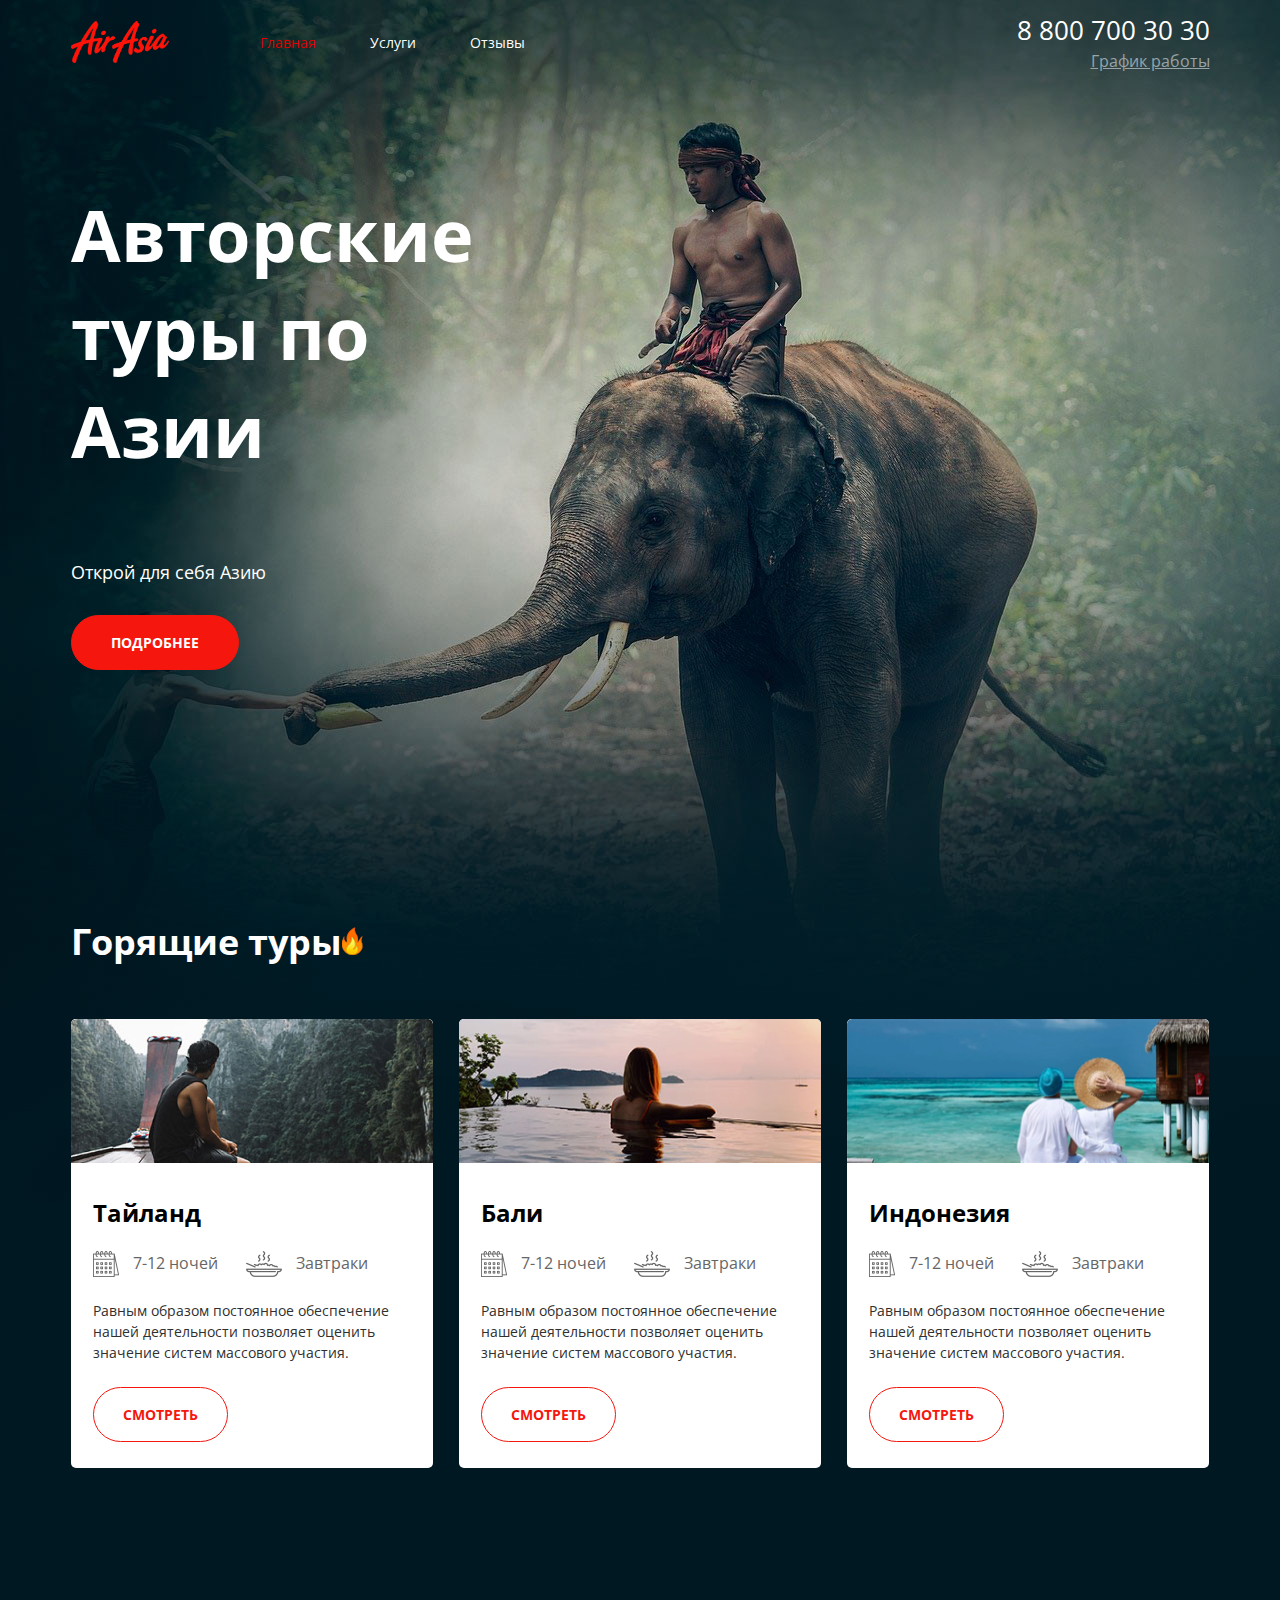
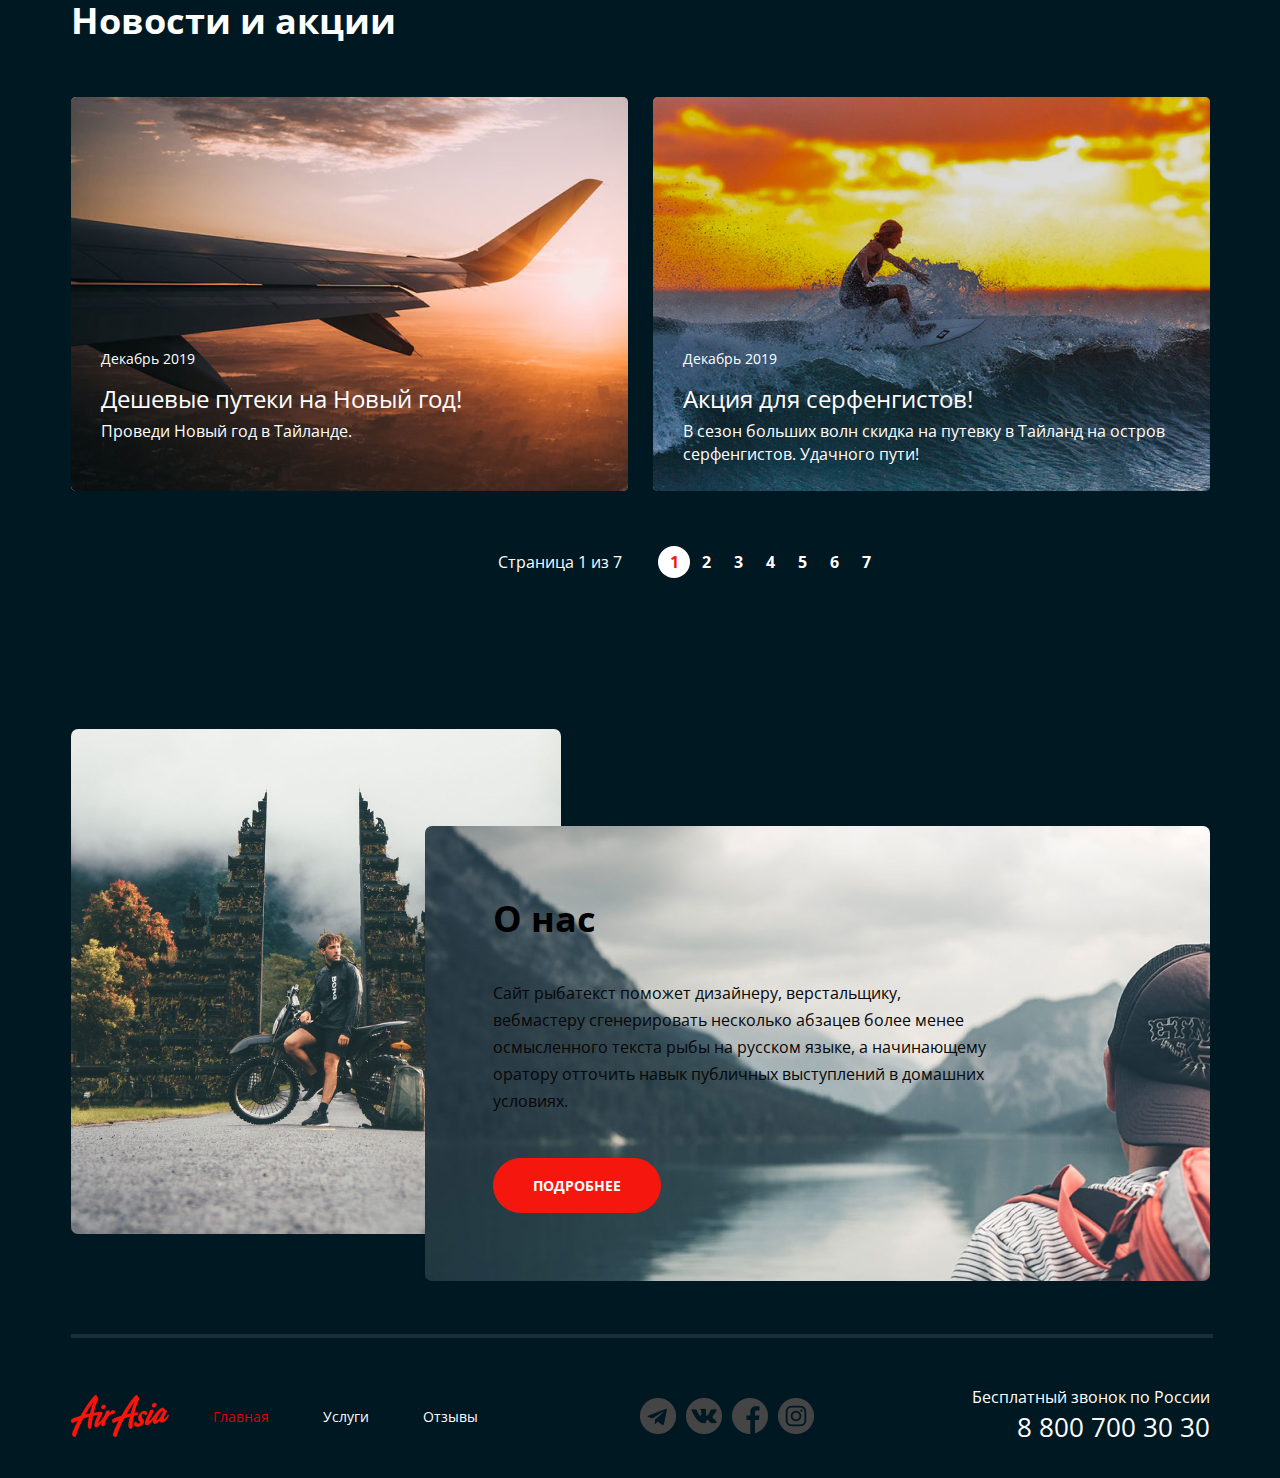
<file: index.html>
<!DOCTYPE html>
<html lang="ru">

<head>
  <meta charset="UTF-8">
  <meta name="viewport" content="width=device-width, initial-scale=1">
  <meta http-equiv="X-UA-Compatible" content="ie=edge">
  <title>Авторские Туры по Азии</title>
  <link rel="preconnect" href="https://fonts.googleapis.com">
  <link rel="preconnect" href="https://fonts.gstatic.com" crossorigin>
  <link href="https://fonts.googleapis.com/css2?family=Open+Sans:ital,wght@0,300;0,400;0,700;1,400;1,700&display=swap"
    rel="stylesheet">
  <link rel="stylesheet" href="./block/main.css">
</head>

<body>
  <!-- Главная страница -->
  <div class="wrapper">
    <div class="wrapper__content wrapper__content-index">
      <!--Основная часть-->
      <header class="header">
        <!--Логотип компании в Шапке страницы-->
        <div class="container header__container">
          <div class="logo">
            <a href="./index.html" class="logo">
              <img src="./Air-asia/logo/logo.png" class="logo__png" alt="Авторские туры по Азии. Air-Asia.">
            </a>
          </div>
          <!--Навигаторы по сайту (Главная, Услуги, Отзывы)-->
          <nav class="menu">
            <ul class="menu__list">
              <li class="menu__item">
                <a href="./index.html" class="menu__link menu__link-main-active">Главная</a>
              </li>
              <li class="menu__item">
                <a href="./services.html" class="menu__link menu__link-services">Услуги</a>
              </li>
              <li class="menu__item">
                <a href="./reviews.html" class="menu__link menu__link-reviews">Отзывы</a>
              </li>
            </ul>
          </nav>
          <address class="link__contacts">
            <!--Контактные данные и график работы-->
            <a href="/" class="contacts__phone">8 800 700 30 30</a>
            <div class="dropdown">
              <a href="#" class="dropdown__link">
                График работы
              </a>
              <div class="triangle"></div>
              <div class="dropdown__menu">
                <ul class="dropdown__list">
                  <li class="dropdown__item dropdown__item-chart">пн-вс: 09:00 - 20:00</li>
                  <li class="dropdown__item dropdown__item-dinner">Обед: 14:00 - 14:30</li>
                </ul>
              </div>
            </div>
          </address>
        </div>
      </header>
      <main class="maincontent">
        <!--Главная страница Авторские Туры-->
        <section class="title title__info">
          <div class="container title__container">
            <div class="title__block title__block_content">
              <h1 class="title__text title__text_modifier">
                Авторские туры по Азии
              </h1>
            </div>
          </div>
          <!--Информация с кнопкой-->
          <div class="page page__info">
            <div class="container page__container">
              <div class="page__slogan page__slogan-text">
                Открой для себя Азию
              </div>
              <button class="btn btn--red">
                Подробнее
              </button>
            </div>
          </div>
        </section>
        <!--ГОРЯЩИЕ ТУРЫ-->
        <section class="heading heading__info">
          <div class="container heading__container">
            <div class="heading__page heading__page-info">
              <h2 class="heading__text heading__text-modifier">Горящие туры</h2>
              <img src="./Air-asia/icon/flame.png" alt="Горящие туры" class="heading-icon_fire">
            </div>
          </div>
          <!-- Горящие туры -->
          <div class="fire">
            <div class="container fire__container">
              <!--Блочные Элементы-->
              <div class="fire__tour fire__tour-block">
                <!--Тайланд-->
                <div class="fire__tour__wall fire__tour__wall-info">
                  <div class="fire__tour__desk fire__tour__desk-content">
                    <ul class="fire__tour__list">
                      <li class="fire__tour__item">
                        <img src="./Air-asia/fire-tours/Thailand.jpg" class="fire__tour__icon fire__tour__icon__desk"
                          alt="Thailand">
                        <div class="fire__tour__content fire__tour__content-info">
                          <h2 class="fire__tour__content__title fire__tour__content__title-name">
                            Тайланд
                          </h2>
                          <div class="fire__tour__info fire__tour__info-desk">
                            <ul class="fire__tour__info__list fire__tour__info__list-position">
                              <li class="fire__tour__info__item fire__tour__info__item-services">
                                <img src="./Air-asia/icon/calendar.png" class="fire__tour__calendar" alt="Calendar">
                                <div class="fire__tour__info__period fire__tour__info__period-text">7-12 ночей</div>
                              </li>
                              <li class="tour__item">
                                <img src="./Air-asia/icon/meal.png" class="fire__tour__meal" alt="Meal">
                                <div class="fire__tour__info__breakfast fire__tour__info__breakfast-text">Завтраки</div>
                              </li>
                            </ul>
                          </div>
                          <div class="fire__tour__information fire__tour__information-text">
                            <p>
                              Равным образом постоянное обеспечение нашей деятельности позволяет оценить значение систем
                              массового
                              участия.
                            </p>
                          </div>
                          <button class="btn btn--little">
                            Смотреть
                          </button>
                        </div>
                      </li>
                    </ul>
                  </div>
                </div>
                <!--Бали-->
                <div class="fire__tour__wall fire__tour__wall-info">
                  <div class="fire__tour__desk fire__tour__desk-content">
                    <ul class="fire__tour__list">
                      <li class="fire__tour__item">
                        <img src="./Air-asia/fire-tours/Bali.jpg" class="fire__tour__icon fire__tour__icon__desk"
                          alt="Thailand">
                        <div class="fire__tour__content fire__tour__content-info">
                          <h2 class="fire__tour__content__title fire__tour__content__title-name">
                            Бали
                          </h2>
                          <div class="fire__tour__info fire__tour__info-desk">
                            <ul class="fire__tour__info__list fire__tour__info__list-position">
                              <li class="fire__tour__info__item fire__tour__info__item-services">
                                <img src="./Air-asia/icon/calendar.png" class="fire__tour__calendar" alt="Calendar">
                                <div class="fire__tour__info__period fire__tour__info__period-text">7-12 ночей</div>
                              </li>
                              <li class="tour__item">
                                <img src="./Air-asia/icon/meal.png" class="fire__tour__meal" alt="Meal">
                                <div class="fire__tour__info__breakfast fire__tour__info__breakfast-text">Завтраки</div>
                              </li>
                            </ul>
                          </div>
                          <div class="fire__tour__information fire__tour__information-text">
                            <p>
                              Равным образом постоянное обеспечение нашей деятельности позволяет оценить значение систем
                              массового
                              участия.
                            </p>
                          </div>
                          <button class="btn btn--little">
                            Смотреть
                          </button>
                        </div>
                      </li>
                    </ul>
                  </div>
                </div>
                <!--Индонезия-->
                <div class="fire__tour__wall fire__tour__wall-info">
                  <div class="fire__tour__desk fire__tour__desk-content">
                    <ul class="fire__tour__list">
                      <li class="fire__tour__item">
                        <img src="./Air-asia/fire-tours/Indonesia.jpg" class="fire__tour__icon fire__tour__icon__desk"
                          alt="Thailand">
                        <div class="fire__tour__content fire__tour__content-info">
                          <h2 class="fire__tour__content__title fire__tour__content__title-name">
                            Индонезия
                          </h2>
                          <div class="fire__tour__info fire__tour__info-desk">
                            <ul class="fire__tour__info__list fire__tour__info__list-position">
                              <li class="fire__tour__info__item fire__tour__info__item-services">
                                <img src="./Air-asia/icon/calendar.png" class="fire__tour__calendar" alt="Calendar">
                                <div class="fire__tour__info__period fire__tour__info__period-text">7-12 ночей</div>
                              </li>
                              <li class="tour__item">
                                <img src="./Air-asia/icon/meal.png" class="fire__tour__meal" alt="Meal">
                                <div class="fire__tour__info__breakfast fire__tour__info__breakfast-text">Завтраки</div>
                              </li>
                            </ul>
                          </div>
                          <div class="fire__tour__information fire__tour__information-text">
                            <p>
                              Равным образом постоянное обеспечение нашей деятельности позволяет оценить значение систем
                              массового
                              участия.
                            </p>
                          </div>
                          <button class="btn btn--little">
                            Смотреть
                          </button>
                        </div>
                      </li>
                    </ul>
                  </div>
                </div>
              </div>
            </div>
          </div>
        </section>
        <!--Новости и Акции-->
        <section class="heading heading__info">
          <div class="container heading__container">
            <div class="heading__page heading__page-info">
              <h2 class="heading__text heading__text-modifier">Новости и акции</h2>
            </div>
          </div>
          <!-- Акции -->
          <div class="stock">
            <div class="container stock__container">
              <div class="stock__desck stock__desk-info">
                <div class="stock__tour stock__tour-info">
                  <div class="stock__icon stock__icon__plain">
                    <div class="stock__desk__info stock__desk__info-content">
                      <h6 class="stock__name__desck stock__name__desk-season">
                        Декабрь 2019
                      </h6>
                      <h4 class="stock__name__desck stock__name__desk__info">
                        Дешевые путеки на Новый год!
                      </h4>
                      <article class="stock__text__desc">
                        <p>
                          Проведи Новый год в Тайланде.
                        </p>
                      </article>
                    </div>
                  </div>
                </div>
                <div class="stock__tour stock__tour-info">
                  <div class="stock__icon stock__icon__surfer">
                    <div class="stock__desk__info stock__desk__info-content">
                      <h6 class="stock__name__desck stock__name__desk-season">
                        Декабрь 2019
                      </h6>
                      <h4 class="stock__name__desck stock__name__desk__info">
                        Акция для серфенгистов!
                      </h4>
                      <article class="stock__text__desc">
                        <p>
                          В сезон больших волн скидка на путевку в Тайланд на остров серфенгистов. Удачного пути!
                        </p>
                      </article>
                    </div>
                  </div>
                </div>
              </div>
            </div>
          </div>
        </section>
        <!--Пагинатор выбор страницы 1 из 7-->
        <section class="pagination">
          <div class="container container__pagination">
            <div class="pagination__display">
              Страница 1 из 7
            </div>
            <div class="pagination__controlls">
              <ul class="pagination__pages-list">
                <li class="pagination__pages-item">
                  <a href="#" class="pagination__pages-link--active">1</a>
                </li>
                <li class="pagination__pages-item">
                  <a href="#" class="pagination__pages-link">2</a>
                </li>
                <li class="pagination__pages-item">
                  <a href="#" class="pagination__pages-link">3</a>
                </li>
                <li class="pagination__pages-item">
                  <a href="#" class="pagination__pages-link">4</a>
                </li>
                <li class="pagination__pages-item">
                  <a href="#" class="pagination__pages-link">5</a>
                </li>
                <li class="pagination__pages-item">
                  <a href="#" class="pagination__pages-link">6</a>
                </li>
                <li class="pagination__pages-item">
                  <a href="#" class="pagination__pages-link">7</a>
                </li>
              </ul>
            </div>
          </div>
        </section>
        <!--Информация о нас-->
        <section class="about">
          <div class="container about__container">
            <div class="about__info about__info-pic">
              <div class="about__bkg about__bkg-img"></div>
            </div>
            <div class="about__desk about__desk-bkg">
              <div class="about__desk__bkg about__desk__bkg-img">
                <div class="about__desk__info about__desk__info-padding">
                  <h3 class="about__name about__name-heading">О нас
                  </h3>
                  <article class="about__text about__text-info">
                    <p>
                      Сайт рыбатекст поможет дизайнеру, верстальщику, вебмастеру сгенерировать
                      несколько
                      абзацев более менее осмысленного текста рыбы на русском языке, а начинающему оратору отточить навык
                      публичных выступлений в домашних условиях.
                    </p>
                  </article>              
                  <button class="btn btn--red">
                    Подробнее
                  </button>
                </div>
              </div>
            </div>
          </div>
        </section>
        <!--Разделяющая линия-->
        <section class="line line__index">
          <div class="container container__line">
            <div class="line__border line__border-view"></div>
          </div>
        </section>
      </main>
      <!--footer, подвал, нижняя часть сайта-->
      <footer class="footer">
        <!--Логотип компании в Шапке страницы-->
        <div class="container footer__container">
          <div class="logo">
            <a href="./index.html" class="logo">
              <img src="./Air-asia/logo/logo.png" class="logo__png" alt="Авторские туры по Азии. Air-Asia.">
            </a>
          </div>
          <!--Навигаторы по сайту (Главная, Услуги, Отзывы)-->
          <nav class="menu">
            <ul class="menu__list">
              <li class="menu__item">
                <a href="./index.html" class="menu__link menu__link-main-active">Главная</a>
              </li>
              <li class="menu__item">
                <a href="./services.html" class="menu__link menu__link-services">Услуги</a>
              </li>
              <li class="menu__item">
                <a href="./reviews.html" class="menu__link menu__link-reviews">Отзывы</a>
              </li>
            </ul>
          </nav>
          <!-- Социальные сети -->
          <nav class="social">
            <ul class="social__list">
              <li class="social__item">
                <a href="#" class="social__link social__link-tg">
                  <img src="./Air-asia/social/t.png" alt="tg" class="tg__link">
                </a>
              </li>
              <li class="social__item">
                <a href="#" class="social__link social__link-vk">
                  <img src="./Air-asia/social/vk.png" alt="vk" class="vk__link">
                </a>
              </li>
              <li class="social__item">
                <a href="#" class="social__link social__link-fb">
                  <img src="./Air-asia/social/fb.png" alt="fb" class="fb__link">
                </a>
              </li>
              <li class="social__item">
                <a href="#" class="social__link social__link-inst">
                  <img src="./Air-asia/social/in.png" alt="inst" class="inst__link">
                </a>
              </li>
            </ul>
          </nav>
          <address class="link__contacts">
            <!--Контактные данные и график работы-->
            <div class="contacts__chart">
              Бесплатный звонок по России
            </div>
            <div class="contacts__number">
              <a href="/" class="contacts__phone">
                8 800 700 30 30
              </a>
            </div>
          </address>
        </div>
      </footer>
    </div>
  </div>
</body>

</html>
</file>
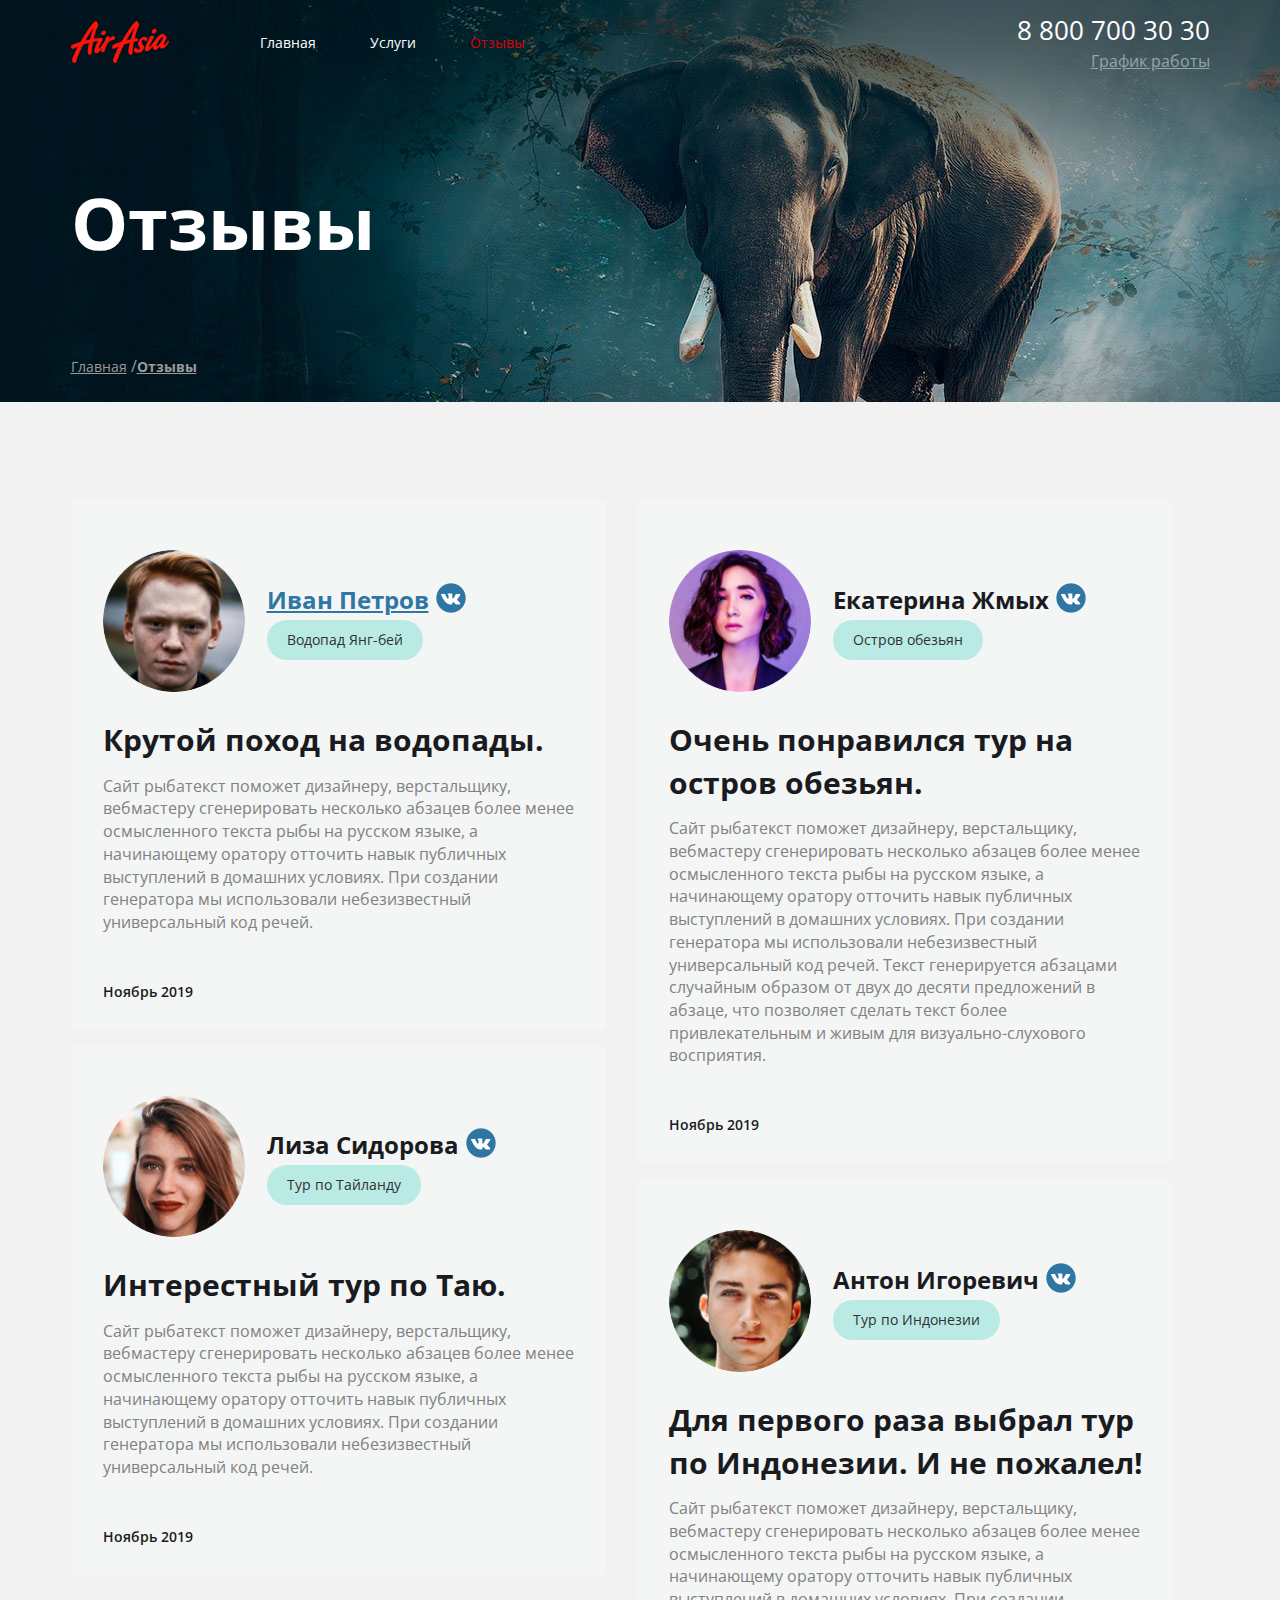
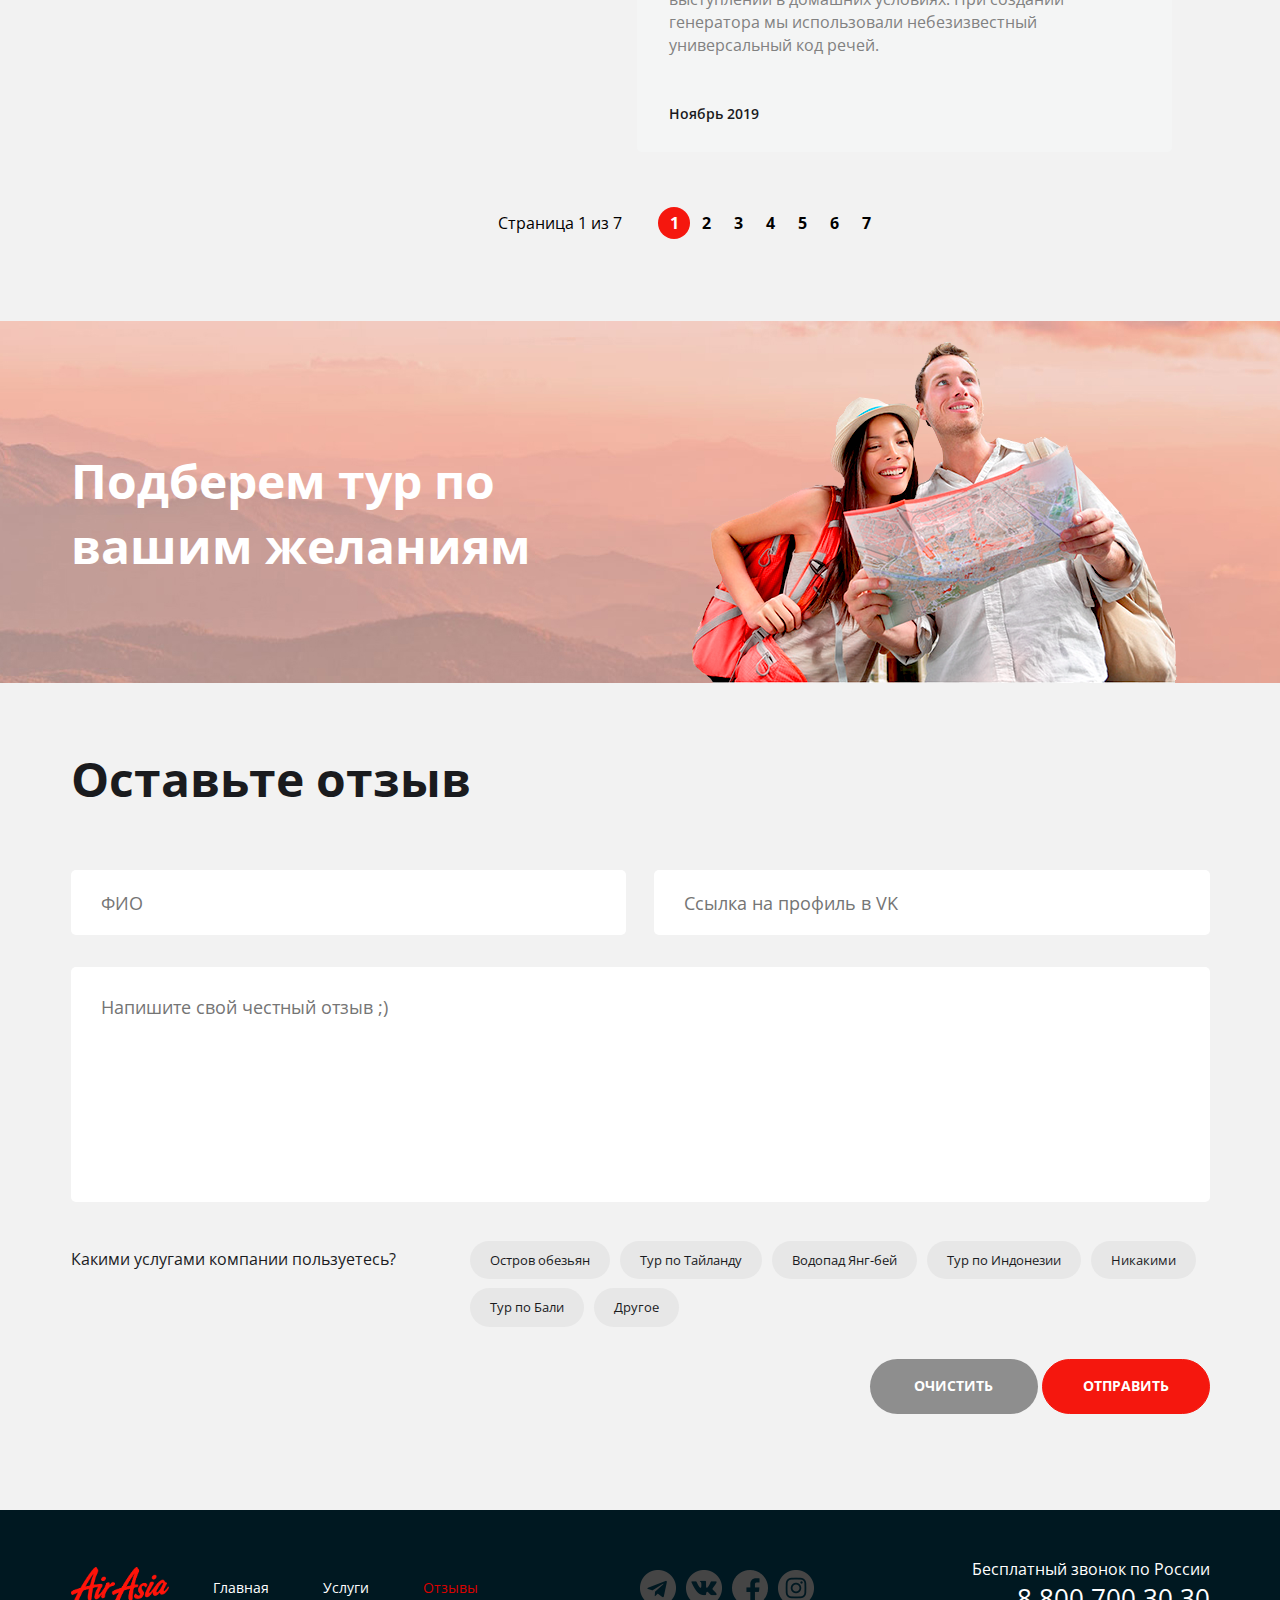
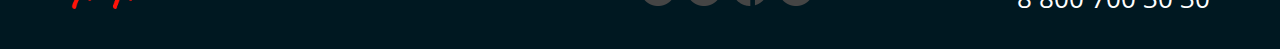
<file: reviews.html>
<!DOCTYPE html>
<html lang="ru">

<head>
  <meta charset="UTF-8">
  <meta name="viewport" content="width=device-width, initial-scale=1">
  <meta http-equiv="X-UA-Compatible" content="ie=edge">
  <title>Отзывы</title>
  <link rel="preconnect" href="https://fonts.googleapis.com">
  <link rel="preconnect" href="https://fonts.gstatic.com" crossorigin>
  <link href="https://fonts.googleapis.com/css2?family=Open+Sans:ital,wght@0,300;0,400;0,700;1,400;1,700&display=swap"
    rel="stylesheet">
  <link rel="stylesheet" href="./block/main.css">
</head>

<body>
  <!-- Страница с Услугами -->
  <div class="wrapper">
    <div class="wrapper__content wrapper__content-pic">
      <header class="header">
        <!--Логотип компании в Шапке страницы-->
        <div class="container header__container">
          <div class="logo">
            <a href="./index.html" class="logo">
              <img src="./Air-asia/logo/logo.png" class="logo__png" alt="Авторские туры по Азии. Air-Asia.">
            </a>
          </div>
          <!--Навигаторы по сайту (Главная, Услуги, Отзывы)-->
          <nav class="menu">
            <ul class="menu__list">
              <li class="menu__item">
                <a href="./index.html" class="menu__link menu__link-main">Главная</a>
              </li>
              <li class="menu__item">
                <a href="./services.html" class="menu__link menu__link-services">Услуги</a>
              </li>
              <li class="menu__item">
                <a href="./reviews.html" class="menu__link menu__link-reviews-active">Отзывы</a>
              </li>
            </ul>
          </nav>
          <address class="link__contacts">
            <!--Контактные данные и график работы-->
            <a href="/" class="contacts__phone">8 800 700 30 30</a>
            <div class="dropdown">
              <a href="#" class="dropdown__link">
                График работы
              </a>
              <div class="triangle"></div>
              <div class="dropdown__menu">
                <ul class="dropdown__list">
                  <li class="dropdown__item dropdown__item-chart">пн-вс: 09:00 - 20:00</li>
                  <li class="dropdown__item dropdown__item-dinner">Обед: 14:00 - 14:30</li>
                </ul>
              </div>
            </div>
          </address>
        </div>
      </header>
      <!--Титульный лист Услуг-->
      <section class="title title__info">
        <div class="container title__container">
          <div class="title__block title__block_content">
            <h1 class="title__text title__text_modifier">
              Отзывы
            </h1>
          </div>
          <div class="breadcrumbs breadcrumbs__content">
            <nav class="breadcrumbs__nav breadcrumbs__nav-indent">
              <ul class="breadcrumbs__list breadcrumbs__list-content">
                <li class="breadcrumbs__item breadcrumbs__item-slash">
                  <a href="./index.html" class="breadcrumbs__link breadcrumbs__link-name">Главная</a>
                </li>
                <li class="breadcrumbs__item breadcrumbs__item-slash">
                  <a href="./reviews.html" class="breadcrumbs__link breadcrumbs__link-name--unactive">Отзывы</a>
                </li>
              </ul>
            </nav>
          </div>
        </div>
      </section>
      <!-- Отзывы -->
      <main class="maincontent maincontent__services">
        <!-- Отзывы пользователей -->
        <section class="reviews reviews__list">
          <div class="container container__reviews__list">
            <!-- Блок Отзыва -->
            <div class="reviews__block reviews__block-form">
              <div class="reviews__window reviews__window-content">
                <!-- Информация о Туристе с фото -->
                <div class="reviews__tourist reviews__tourist-data">
                  <div class="reviews__tourist__logo reviews__tourist__logo-size">
                    <img class="reviews__tourist__img reviews__tourist__img-circle" src="./Air-asia/reviews/ivan.jpg" alt="">
                  </div>
                  <!-- ФИО Туриста -->
                  <div class="tourist">
                    <div class="tourist__info tourist__info-heading">
                      <div class="tourist__name tourist__name__info-active">Иван Петров</div>
                      <!-- Ссылка на страницу ВК -->
                      <div class="tourist__social">
                        <a href="#" class="tourist__social__page">
                          <img src="./Air-asia/reviews/vk-blue.png" class="tourist__social__link" alt="">
                        </a>
                      </div>
                    </div>
                    <!-- Выбранная услуга -->
                    <div class="tourist__service">
                      <div class="tourist__service__oval tourist__service__oval-modifier">
                        <label for="oval__btn" class="tourist__service__oval__info">
                          <div class="tourist__service__oval__text">Водопад Янг-бей
                          </div>
                        </label>
                      </div>
                    </div>
                  </div>
                </div>
                <!-- Отзыв Туриста -->
                <div class="desc">
                  <div class="desc__reviews">
                    <h2 class="desc__name desc__name-reviews">Крутой поход на водопады.
                    </h2>
                    <article class="desc__text desc__text-reviews">
                      <p>
                        Сайт рыбатекст поможет дизайнеру, верстальщику, вебмастеру сгенерировать несколько абзацев более
                        менее осмысленного текста рыбы на русском языке,
                        а начинающему оратору отточить навык публичных выступлений в домашних условиях.
                        При создании генератора мы использовали небезизвестный универсальный код речей.
                      </p>
                    </article>
                    <div class="desc__data desc__data-size">Ноябрь 2019
                    </div>
                  </div>
                </div>
              </div>
            </div>
            <div class="reviews__block reviews__block-form">
              <div class="reviews__window reviews__window-content">
                <!-- Информация о Туристе с фото -->
                <div class="reviews__tourist reviews__tourist-data">
                  <div class="reviews__tourist__logo reviews__tourist__logo-size">
                    <img class="reviews__tourist__img reviews__tourist__img-circle" src="./Air-asia/reviews/ekaterina.jpg" alt="">
                  </div>
                  <!-- ФИО Туриста -->
                  <div class="tourist">
                    <div class="tourist__info tourist__info-heading">
                      <div class="tourist__name tourist__name__info">Екатерина Жмых</div>
                      <!-- Ссылка на страницу ВК -->
                      <div class="tourist__social">
                        <a href="#" class="tourist__social__page">
                          <img src="./Air-asia/reviews/vk-blue.png" class="tourist__social__link" alt="">
                        </a>
                      </div>
                    </div>
                    <!-- Выбранная услуга -->
                    <div class="tourist__service">
                      <div class="tourist__service__oval tourist__service__oval-modifier">
                        <label for="oval__btn" class="tourist__service__oval__info">
                          <div class="tourist__service__oval__text">Остров обезьян
                          </div>
                        </label>
                      </div>
                    </div>
                  </div>
                </div>
                <!-- Отзыв Туриста -->
                <div class="desc">
                  <div class="desc__reviews">
                    <h2 class="desc__name desc__name-reviews">Очень понравился тур на остров обезьян.
                    </h2>
                    <article class="desc__text desc__text-reviews">
                      <p>
                        Сайт рыбатекст поможет дизайнеру, верстальщику, вебмастеру сгенерировать несколько абзацев более
                        менее осмысленного текста рыбы на русском языке,
                        а начинающему оратору отточить навык публичных выступлений в домашних условиях.
                        При создании генератора мы использовали небезизвестный универсальный код речей.
                        Текст генерируется абзацами случайным образом от двух до десяти предложений в абзаце,
                        что позволяет сделать текст более привлекательным и живым для визуально-слухового восприятия.
                      </p>
                    </article>
                    <div class="desc__data desc__data-size">Ноябрь 2019
                    </div>
                  </div>
                </div>
              </div>
            </div>
            <div class="reviews__block reviews__block-form">
              <div class="reviews__window reviews__window-content">
                <!-- Информация о Туристе с фото -->
                <div class="reviews__tourist reviews__tourist-data">
                  <div class="reviews__tourist__logo reviews__tourist__logo-size">
                    <img class="reviews__tourist__img reviews__tourist__img-circle" src="./Air-asia/reviews/lisa.jpg" alt="">
                  </div>
                  <!-- ФИО Туриста -->
                  <div class="tourist">
                    <div class="tourist__info tourist__info-heading">
                      <div class="tourist__name tourist__name__info">Лиза Сидорова</div>
                      <!-- Ссылка на страницу ВК -->
                      <div class="tourist__social">
                        <a href="#" class="tourist__social__page">
                          <img src="./Air-asia/reviews/vk-blue.png" class="tourist__social__link" alt="">
                        </a>
                      </div>
                    </div>
                    <!-- Выбранная услуга -->
                    <div class="tourist__service">
                      <div class="tourist__service__oval tourist__service__oval-modifier">
                        <label for="oval__btn" class="tourist__service__oval__info">
                          <div class="tourist__service__oval__text">Тур по Тайланду
                          </div>
                        </label>
                      </div>
                    </div>
                  </div>
                </div>
                <!-- Отзыв Туриста -->
                <div class="desc">
                  <div class="desc__reviews">
                    <h2 class="desc__name desc__name-reviews">Интерестный тур по Таю.
                    </h2>
                    <article class="desc__text desc__text-reviews">
                      <p>
                        Сайт рыбатекст поможет дизайнеру, верстальщику, вебмастеру сгенерировать несколько абзацев более
                        менее осмысленного текста рыбы на русском языке,
                        а начинающему оратору отточить навык публичных выступлений в домашних условиях.
                        При создании генератора мы использовали небезизвестный универсальный код речей.
                      </p>
                    </article>
                    <div class="desc__data desc__data-size">Ноябрь 2019
                    </div>
                  </div>
                </div>
              </div>
            </div>
            <div class="reviews__block reviews__block-form">
              <div class="reviews__window reviews__window-content">
                <!-- Информация о Туристе с фото -->
                <div class="reviews__tourist reviews__tourist-data">
                  <div class="reviews__tourist__logo reviews__tourist__logo-size">
                    <img class="reviews__tourist__img reviews__tourist__img-circle" src="./Air-asia/reviews/anton.jpg" alt="">
                  </div>
                  <!-- ФИО Туриста -->
                  <div class="tourist">
                    <div class="tourist__info tourist__info-heading">
                      <div class="tourist__name tourist__name__info">Антон Игоревич</div>
                      <!-- Ссылка на страницу ВК -->
                      <div class="tourist__social">
                        <a href="#" class="tourist__social__page">
                          <img src="./Air-asia/reviews/vk-blue.png" class="tourist__social__link" alt="">
                        </a>
                      </div>
                    </div>
                    <!-- Выбранная услуга -->
                    <div class="tourist__service">
                      <div class="tourist__service__oval tourist__service__oval-modifier">
                        <label for="oval__btn" class="tourist__service__oval__info">
                          <div class="tourist__service__oval__text">Тур по Индонезии
                          </div>
                        </label>
                      </div>
                    </div>
                  </div>
                </div>
                <!-- Отзыв Туриста -->
                <div class="desc">
                  <div class="desc__reviews">
                    <h2 class="desc__name desc__name-reviews">Для первого раза выбрал тур по Индонезии. И не пожалел!
                    </h2>
                    <article class="desc__text desc__text-reviews">
                      <p>
                        Сайт рыбатекст поможет дизайнеру, верстальщику, вебмастеру сгенерировать несколько абзацев более
                        менее осмысленного текста рыбы на русском языке,
                        а начинающему оратору отточить навык публичных выступлений в домашних условиях.
                        При создании генератора мы использовали небезизвестный универсальный код речей.
                      </p>
                    </article>
                    <div class="desc__data desc__data-size">Ноябрь 2019
                    </div>
                  </div>
                </div>
              </div>
            </div>
          </div>
        </section>
          <!-- ПАГИНАЦИЯ -->
        <section class="pagination">
          <div class="container container__pagination">
            <div class="pagination__display pagination__display--red">
              Страница 1 из 7
            </div>
            <div class="pagination__controlls">
              <ul class="pagination__pages-list pagination__pages-list--red">
                <li class="pagination__pages-item">
                  <a href="#" class="pagination__pages-link--active pagination__pages-link--active--red">1</a>
                </li>
                <li class="pagination__pages-item">
                  <a href="#" class="pagination__pages-link pagination__pages-link--red">2</a>
                </li>
                <li class="pagination__pages-item">
                  <a href="#" class="pagination__pages-link pagination__pages-link--red">3</a>
                </li>
                <li class="pagination__pages-item">
                  <a href="#" class="pagination__pages-link pagination__pages-link--red">4</a>
                </li>
                <li class="pagination__pages-item">
                  <a href="#" class="pagination__pages-link pagination__pages-link--red">5</a>
                </li>
                <li class="pagination__pages-item">
                  <a href="#" class="pagination__pages-link pagination__pages-link--red">6</a>
                </li>
                <li class="pagination__pages-item">
                  <a href="#" class="pagination__pages-link pagination__pages-link--red">7</a>
                </li>
              </ul>
            </div>
          </div>
        </section>
        <!-- Прямоугольник -->
        <section class="rectangle rectangle__bkg">
          <div class="container container__rectangle">
            <div class="rectangle__block rectangle__block-position">
              <div class="heading__page heading__page-rectangle">
                <h2 class="heading__text heading__text-white">Подберем тур по вашим желаниям</h2>
              </div>
              <div class="rectangle__icon">
                <img src="./Air-asia/rectangle/couple.png" alt="">
              </div>
            </div>
          </div>
        </section>
        <!-- Форма для заполнения отзывов -->
        <section class="reviews__form">
          <div class="container container__reviews__form-title">
            <div class="heading__page">
              <h2 class="heading__text heading__text-inner">Оставьте отзыв</h2>
            </div>
            <!-- ОТЗЫВЫ -->
            <form class="form form__reviews__elem">
              <!-- Форма заполнения Отзыва -->
              <div class="form__content">
                <!-- Поля ФИО и VK -->
                <div class="form__row">
                  <!-- Поле ФИО -->
                  <label class="label label__section">
                    <input class="input input__form" name="" type="text" placeholder="ФИО">
                  </label>
                  <!-- Поле ссылки VK -->
                  <label class="label label__section">
                    <input class="input input__form" name="" type="text" placeholder="Ссылка на профиль в VK">
                  </label>
                </div>
                <!-- Поле отзыва -->
                <div class="form__row">
                  <label class="label label__section">
                    <textarea class="input input__form input_form_textarea"
                      placeholder="Напишите свой честный отзыв ;)"></textarea>
                  </label>
                </div>
                <!-- Область с возможностью выбора Услуг -->
                <div class="selector selector__form">
                  <div class="text__list text__list__left">
                    <div class="text__list__form text__list__form__left">
                      <div class="text__title text__title__question">Какими услугами компании пользуетесь?</div>
                    </div>
                  </div>
                  <div class="text__list text__list__right">
                    <div class="text__list__btns text__list__btns-active">
                      <label for="oval__btn__1" class="oval">
                        <input type="checkbox" class="oval__btn" id="oval__btn__1">
                        <div class="text__list__btns text__list__btns-visable">Остров обезьян
                        </div>
                      </label>
                    </div>
                    <div class="text__list__btns text__list__btns-active">
                      <label for="oval__btn__2" class="oval">
                        <input type="checkbox" class="oval__btn" id="oval__btn__2">
                        <div class="text__list__btns text__list__btns-visable">Тур по Тайланду
                        </div>
                      </label>
                    </div>
                    <div class="text__list__btns text__list__btns-active">
                      <label for="oval__btn__3" class="oval">
                        <input type="checkbox" class="oval__btn" id="oval__btn__3">
                        <div class="text__list__btns text__list__btns-visable">Водопад Янг-бей
                        </div>
                      </label>
                    </div>
                    <div class="text__list__btns text__list__btns-active">
                      <label for="oval__btn__4" class="oval">
                        <input type="checkbox" class="oval__btn" id="oval__btn__4">
                        <div class="text__list__btns text__list__btns-visable">Тур по Индонезии
                        </div>
                      </label>
                    </div>
                    <div class="text__list__btns text__list__btns-active">
                      <label for="oval__btn__5" class="oval">
                        <input type="checkbox" class="oval__btn" id="oval__btn__5">
                        <div class="text__list__btns text__list__btns-visable">Никакими
                        </div>
                      </label>
                    </div>
                    <div class="text__list__btns text__list__btns-active">
                      <label for="oval__btn__6" class="oval">
                        <input type="checkbox" class="oval__btn" id="oval__btn__6">
                        <div class="text__list__btns text__list__btns-visable">Тур по Бали
                        </div>
                      </label>
                    </div>
                    <div class="text__list__btns text__list__btns-active">
                      <label for="oval__btn__7" class="oval">
                        <input type="checkbox" class="oval__btn" id="oval__btn__7">
                        <div class="text__list__btns text__list__btns-visable">Другое
                        </div>
                      </label>
                    </div>
                  </div>
                </div>
                <!-- Кнопки Очистить/Отправить -->
                <div class="click">
                  <button type="reset" class="btn btn--gray">
                    Очистить
                  </button>
                  <button class="btn btn--red">
                    Отправить
                  </button>
                </div>
              </div>
            </form>
          </div>
        </section>
      </main>
      <!--footer, подвал, нижняя часть сайта-->
      <footer class="footer">
        <!--Логотип компании в Шапке страницы-->
        <div class="container footer__container">
          <div class="logo">
            <a href="./index.html" class="logo">
              <img src="./Air-asia/logo/logo.png" class="logo__png" alt="Авторские туры по Азии. Air-Asia.">
            </a>
          </div>
          <!--Навигаторы по сайту (Главная, Услуги, Отзывы)-->
          <nav class="menu">
            <ul class="menu__list">
              <li class="menu__item">
                <a href="./index.html" class="menu__link menu__link-main">Главная</a>
              </li>
              <li class="menu__item">
                <a href="./services.html" class="menu__link menu__link-services">Услуги</a>
              </li>
              <li class="menu__item">
                <a href="./reviews.html" class="menu__link menu__link-reviews-active">Отзывы</a>
              </li>
            </ul>
          </nav>
          <!-- Социальные сети -->
          <nav class="social">
            <ul class="social__list">
              <li class="social__item">
                <a href="#" class="social__link social__link-tg">
                  <img src="./Air-asia/social/t.png" alt="tg" class="tg__link">
                </a>
              </li>
              <li class="social__item">
                <a href="#" class="social__link social__link-vk">
                  <img src="./Air-asia/social/vk.png" alt="vk" class="vk__link">
                </a>
              </li>
              <li class="social__item">
                <a href="#" class="social__link social__link-fb">
                  <img src="./Air-asia/social/fb.png" alt="fb" class="fb__link">
                </a>
              </li>
              <li class="social__item">
                <a href="#" class="social__link social__link-inst">
                  <img src="./Air-asia/social/in.png" alt="inst" class="inst__link">
                </a>
              </li>
            </ul>
          </nav>
          <address class="link__contacts">
            <!--Контактные данные и график работы-->
            <div class="contacts__chart">
              Бесплатный звонок по России
            </div>
            <div class="contacts__number">
              <a href="/" class="contacts__phone">
                8 800 700 30 30
              </a>
            </div>
          </address>
        </div>
      </footer>
    </div>
  </div>
</body>

</html>
</file>
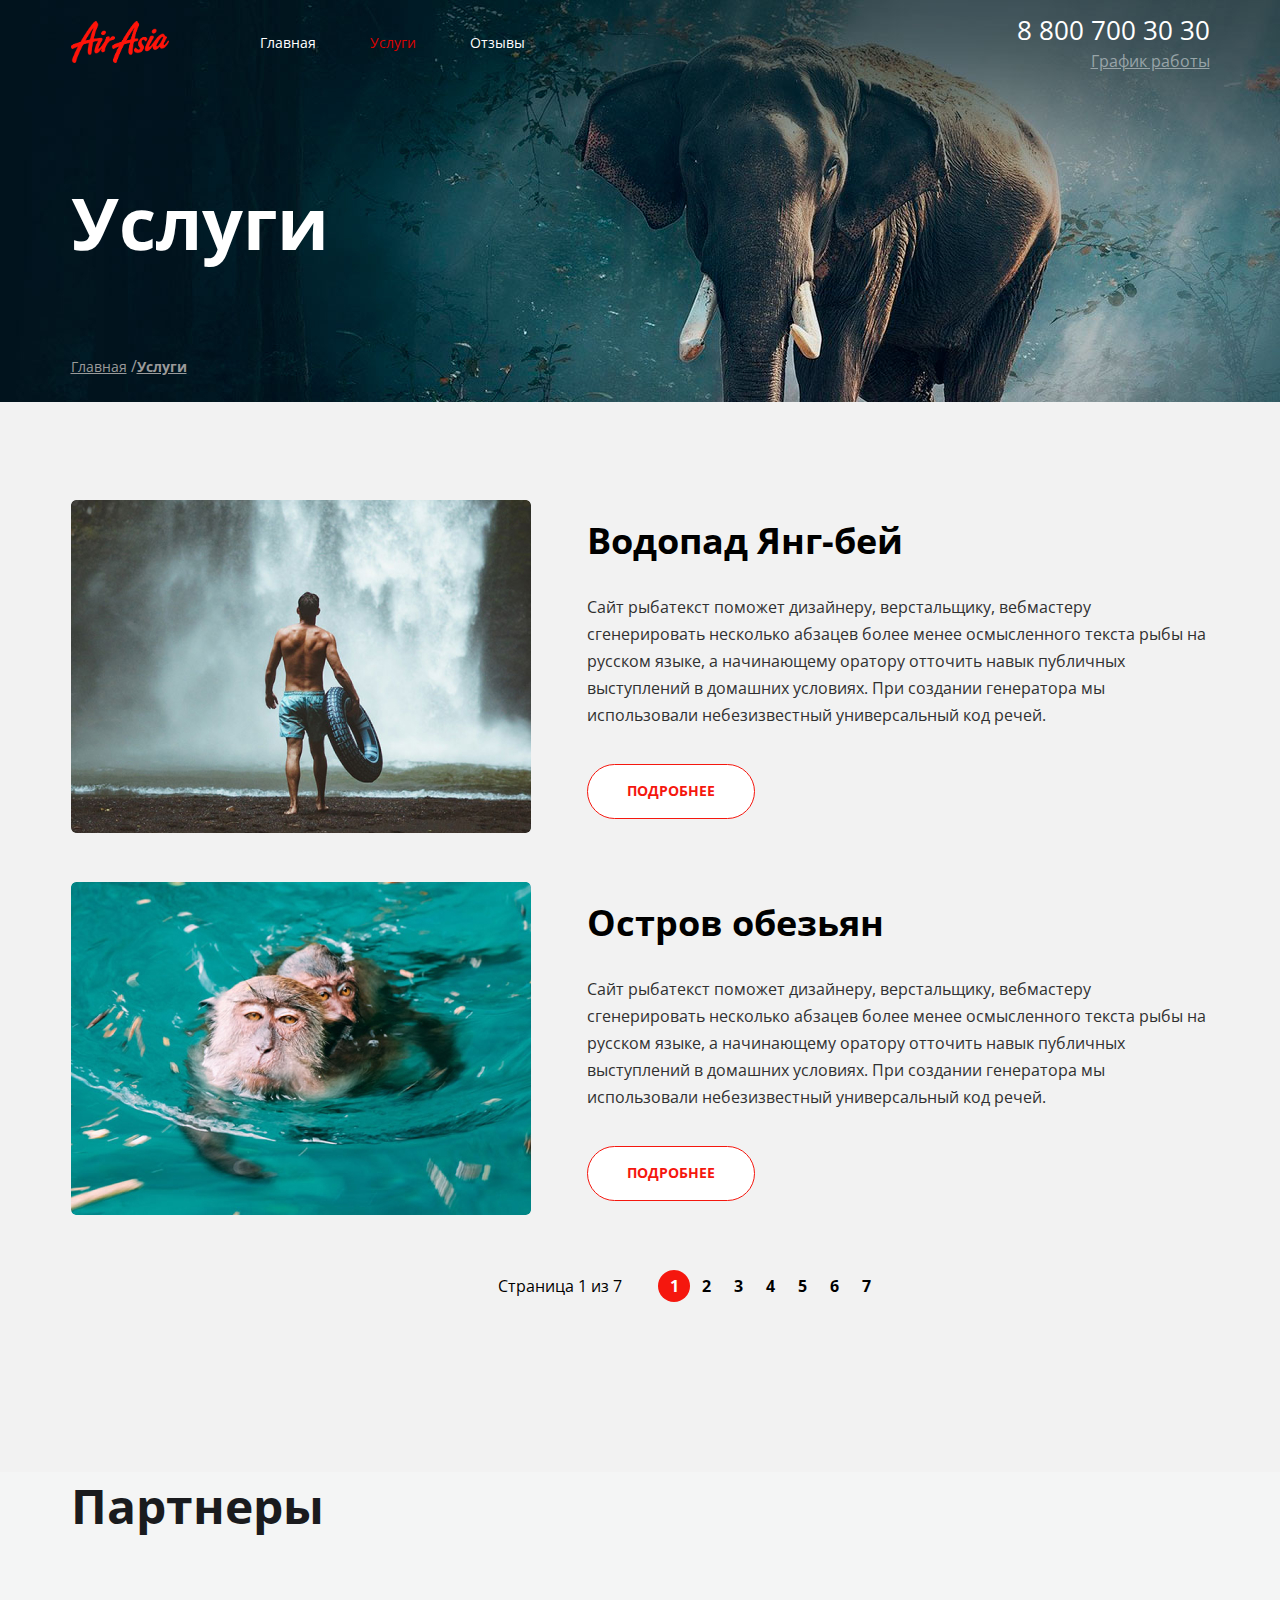
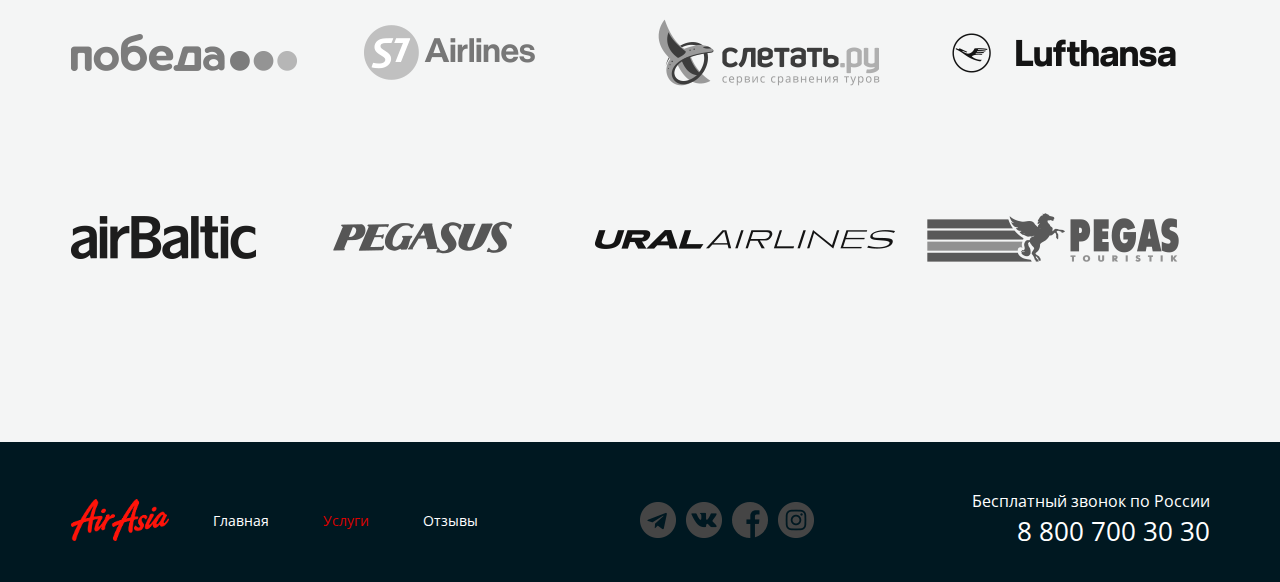
<file: services.html>
<!DOCTYPE html>
<html lang="ru">

<head>
  <meta charset="UTF-8">
  <meta name="viewport" content="width=device-width, initial-scale=1">
  <meta http-equiv="X-UA-Compatible" content="ie=edge">
  <title>Услуги</title>
  <link rel="preconnect" href="https://fonts.googleapis.com">
  <link rel="preconnect" href="https://fonts.gstatic.com" crossorigin>
  <link href="https://fonts.googleapis.com/css2?family=Open+Sans:ital,wght@0,300;0,400;0,700;1,400;1,700&display=swap"
    rel="stylesheet">
  <link rel="stylesheet" href="./block/main.css">
</head>

<body>
  <!-- Страница с Услугами -->
  <div class="wrapper">
    <div class="wrapper__content wrapper__content-pic">
      <header class="header">
        <!--Логотип компании в Шапке страницы-->
        <div class="container header__container">
          <div class="logo">
            <a href="./index.html" class="logo">
              <img src="./Air-asia/logo/logo.png" class="logo__png" alt="Авторские туры по Азии. Air-Asia.">
            </a>
          </div>
          <!--Навигаторы по сайту (Главная, Услуги, Отзывы)-->
          <nav class="menu">
            <ul class="menu__list">
              <li class="menu__item">
                <a href="./index.html" class="menu__link menu__link-main">Главная</a>
              </li>
              <li class="menu__item">
                <a href="./services.html" class="menu__link menu__link-services-active">Услуги</a>
              </li>
              <li class="menu__item">
                <a href="./reviews.html" class="menu__link menu__link-reviews">Отзывы</a>
              </li>
            </ul>
          </nav>
          <address class="link__contacts">
            <!--Контактные данные и график работы-->
            <a href="/" class="contacts__phone">8 800 700 30 30</a>
            <div class="dropdown">
              <a href="#" class="dropdown__link">
                График работы
              </a>
              <div class="triangle"></div>
              <div class="dropdown__menu">
                <ul class="dropdown__list">
                  <li class="dropdown__item dropdown__item-chart">пн-вс: 09:00 - 20:00</li>
                  <li class="dropdown__item dropdown__item-dinner">Обед: 14:00 - 14:30</li>
                </ul>
              </div>
            </div>
          </address>
        </div>
      </header>
      <!--Титульный лист Услуг-->
      <section class="title title__info">
        <div class="container title__container">
          <div class="title__block title__block_content">
            <h1 class="title__text title__text_modifier">
              Услуги
            </h1>
          </div>
          <div class="breadcrumbs breadcrumbs__content">
            <nav class="breadcrumbs__nav breadcrumbs__nav-indent">
              <ul class="breadcrumbs__list breadcrumbs__list-content">
                <li class="breadcrumbs__item breadcrumbs__item-slash">
                  <a href="./index.html" class="breadcrumbs__link breadcrumbs__link-name">Главная</a>
                </li>
                <li class="breadcrumbs__item breadcrumbs__item-slash">
                  <a href="./services.html" class="breadcrumbs__link breadcrumbs__link-name--unactive">Услуги</a>
                </li>
              </ul>
            </nav>
          </div>
        </div>
      </section>
      <!-- Предлагаемые услуги -->
      <main class="maincontent maincontent__services">
        <!-- Услуги -->
        <section class="services__list services__list__content">
          <div class="container container__services-list">
            <ul class="services__page">
              <li class="services__item services__item-price">
                <div class="services__logo services__logo-desk">
                  <div class="services__avatar services__avatar-img">
                    <img src="./Air-asia/services/logo/waterfall.jpg" class="services__img services__img-elem" alt="">
                  </div>
                </div>
                <div class="desc desc-services">
                  <h2 class="desc__name desc__name-services">Водопад Янг-бей
                  </h2>
                  <article class="desc__text desc__text-services">
                    <p>
                      Сайт рыбатекст поможет дизайнеру, верстальщику,
                      вебмастеру сгенерировать несколько абзацев более менее осмысленного текста рыбы на русском языке,
                      а начинающему оратору отточить навык публичных выступлений в домашних условиях.
                      При создании генератора мы использовали небезизвестный универсальный код речей.
                    </p>
                  </article>
                  <button class="btn">
                    Подробнее
                  </button>
                </div>
              </li>
            </ul>
          </div>
          <div class="container container__services-list">
            <ul class="services__page">
              <li class="services__item services__item-price">
                <div class="services__logo services__logo-desk">
                  <div class="services__avatar services__avatar-img">
                    <img src="./Air-asia/services/logo/monkeys.jpg" class="services__img services__img-elem" alt="">
                  </div>
                </div>
                <div class="desc desc-services">
                  <h2 class="desc__name desc__name-services">Остров обезьян
                  </h2>
                  <article class="desc__text desc__text-services">
                    <p>
                      Сайт рыбатекст поможет дизайнеру, верстальщику,
                      вебмастеру сгенерировать несколько абзацев более менее осмысленного текста рыбы на русском языке,
                      а начинающему оратору отточить навык публичных выступлений в домашних условиях.
                      При создании генератора мы использовали небезизвестный универсальный код речей.
                    </p>
                  </article>
                  <button class="btn">
                    Подробнее
                  </button>
                </div>
              </li>
            </ul>
          </div>
          <!-- Пагинация -->
          <div class="pagination">
            <div class="container container__pagination">
              <div class="pagination__display pagination__display--red">
                Страница 1 из 7
              </div>
              <div class="pagination__controlls">
                <ul class="pagination__pages-list pagination__pages-list-red">
                  <li class="pagination__pages-item">
                    <a href="#" class="pagination__pages-link--active pagination__pages-link--active--red">1</a>
                  </li>
                  <li class="pagination__pages-item">
                    <a href="#" class="pagination__pages-link pagination__pages-link--red">2</a>
                  </li>
                  <li class="pagination__pages-item">
                    <a href="#" class="pagination__pages-link pagination__pages-link--red">3</a>
                  </li>
                  <li class="pagination__pages-item">
                    <a href="#" class="pagination__pages-link pagination__pages-link--red">4</a>
                  </li>
                  <li class="pagination__pages-item">
                    <a href="#" class="pagination__pages-link pagination__pages-link--red">5</a>
                  </li>
                  <li class="pagination__pages-item">
                    <a href="#" class="pagination__pages-link pagination__pages-link--red">6</a>
                  </li>
                  <li class="pagination__pages-item">
                    <a href="#" class="pagination__pages-link pagination__pages-link--red">7</a>
                  </li>
                </ul>
              </div>
            </div>
          </div>
        </section>
        <!-- Партнеры -->
        <section class="partners partners__block">
          <div class="container container__partners-title">
            <div class="heading__page">
              <h2 class="heading__text heading__text-inner">Партнеры</h2>
            </div>
            <div class="partners__list">
              <ul class="partners__page partners__page-block">
                <li class="partners__item partners__item-modifier">
                  <div class="partners__logo">
                    <div class="partners__avatar partners__avatar-logo">
                      <a href="https://www.pobeda.aero/" class="tour__operator" target="_blank">
                        <img src="./Air-asia/services/partners/pobeda.png" alt="Победа" class="partners__img partners__img-blackout">
                      </a>
                    </div>
                  </div>
                </li>
                <li class="partners__item partners__item-modifier">
                  <div class="partners__logo">
                    <div class="partners__avatar partners__avatar-logo">
                      <a href="https://www.s7.ru/" class="tour__operator" target="_blank">
                        <img src="./Air-asia/services/partners/s7.png" alt="" class="partners__img partners__img-blackout">
                      </a>
                    </div>
                  </div>
                </li>
                <li class="partners__item partners__item-modifier">
                  <div class="partners__logo">
                    <div class="partners__avatar partners__avatar-logo">
                      <a href="https://sletat.ru/" class="tour__operator" target="_blank">
                        <img src="./Air-asia/services/partners/lets-fly.png" alt="" class="partners__img partners__img-blackout">
                      </a>
                    </div>
                  </div>
                </li>
                <li class="partners__item partners__item-modifier">
                  <div class="partners__logo">
                    <div class="partners__avatar partners__avatar-logo">
                      <a href="https://www.lufthansa.com/" class="tour__operator" target="_blank">
                        <img src="./Air-asia/services/partners/lufthansa.png" alt="" class="partners__img partners__img-blackout">
                      </a>
                    </div>
                  </div>
                </li>
                <li class="partners__item partners__item-modifier">
                  <div class="partners__logo">
                    <div class="partners__avatar partners__avatar-logo">
                      <a href="https://www.airbaltic.com/ru-RU/index" class="tour__operator" target="_blank">
                        <img src="./Air-asia/services/partners/airbaltic.png" alt="" class="partners__img partners__img-blackout">
                      </a>
                    </div>
                  </div>
                </li>
                <li class="partners__item partners__item-modifier">
                  <div class="partners__logo">
                    <div class="partners__avatar partners__avatar-logo">
                      <a href="https://pegasus.ru/" class="tour__operator" target="_blank">
                        <img src="./Air-asia/services/partners/pegasus.png" alt="" class="partners__img partners__img-blackout">
                      </a>
                    </div>
                  </div>
                </li>
                <li class="partners__item partners__item-modifier">
                  <div class="partners__logo">
                    <div class="partners__avatar partners__avatar-logo">
                      <a href="https://airlines.aero/" class="tour__operator" target="_blank">
                        <img src="./Air-asia/services/partners/ural.png" alt="" class="partners__img partners__img-blackout">
                      </a>
                    </div>
                  </div>
                </li>
                <li class="partners__item partners__item-modifier">
                  <div class="partners__logo">
                    <div class="partners__avatar partners__avatar-logo">
                      <a href="https://pegastk.com/" class="tour__operator" target="_blank">
                        <img src="./Air-asia/services/partners/pegas.png" alt="" class="partners__img partners__img-blackout">
                      </a>
                    </div>
                  </div>
                </li>
              </ul>
            </div>
          </div>
        </section>
      </main>
      <!--footer, подвал, нижняя часть сайта-->
      <footer class="footer">
        <!--Логотип компании в Шапке страницы-->
        <div class="container footer__container">
          <div class="logo">
            <a href="./index.html" class="logo">
              <img src="./Air-asia/logo/logo.png" class="logo__png" alt="Авторские туры по Азии. Air-Asia.">
            </a>
          </div>
          <!--Навигаторы по сайту (Главная, Услуги, Отзывы)-->
          <nav class="menu">
            <ul class="menu__list">
              <li class="menu__item">
                <a href="./index.html" class="menu__link menu__link-main">Главная</a>
              </li>
              <li class="menu__item">
                <a href="./services.html" class="menu__link menu__link-services-active">Услуги</a>
              </li>
              <li class="menu__item">
                <a href="./reviews.html" class="menu__link menu__link-reviews">Отзывы</a>
              </li>
            </ul>
          </nav>
          <!-- Социальные сети -->
          <nav class="social">
            <ul class="social__list">
              <li class="social__item">
                <a href="#" class="social__link social__link-tg">
                  <img src="./Air-asia/social/t.png" alt="tg" class="tg__link">
                </a>
              </li>
              <li class="social__item">
                <a href="#" class="social__link social__link-vk">
                  <img src="./Air-asia/social/vk.png" alt="vk" class="vk__link">
                </a>
              </li>
              <li class="social__item">
                <a href="#" class="social__link social__link-fb">
                  <img src="./Air-asia/social/fb.png" alt="fb" class="fb__link">
                </a>
              </li>
              <li class="social__item">
                <a href="#" class="social__link social__link-inst">
                  <img src="./Air-asia/social/in.png" alt="inst" class="inst__link">
                </a>
              </li>
            </ul>
          </nav>
          <address class="link__contacts">
            <!--Контактные данные и график работы-->
            <div class="contacts__chart">
              Бесплатный звонок по России
            </div>
            <div class="contacts__number">
              <a href="/" class="contacts__phone">
                8 800 700 30 30
              </a>
            </div>
          </address>
        </div>
      </footer>
    </div>
  </div>
</body>

</html>
</file>
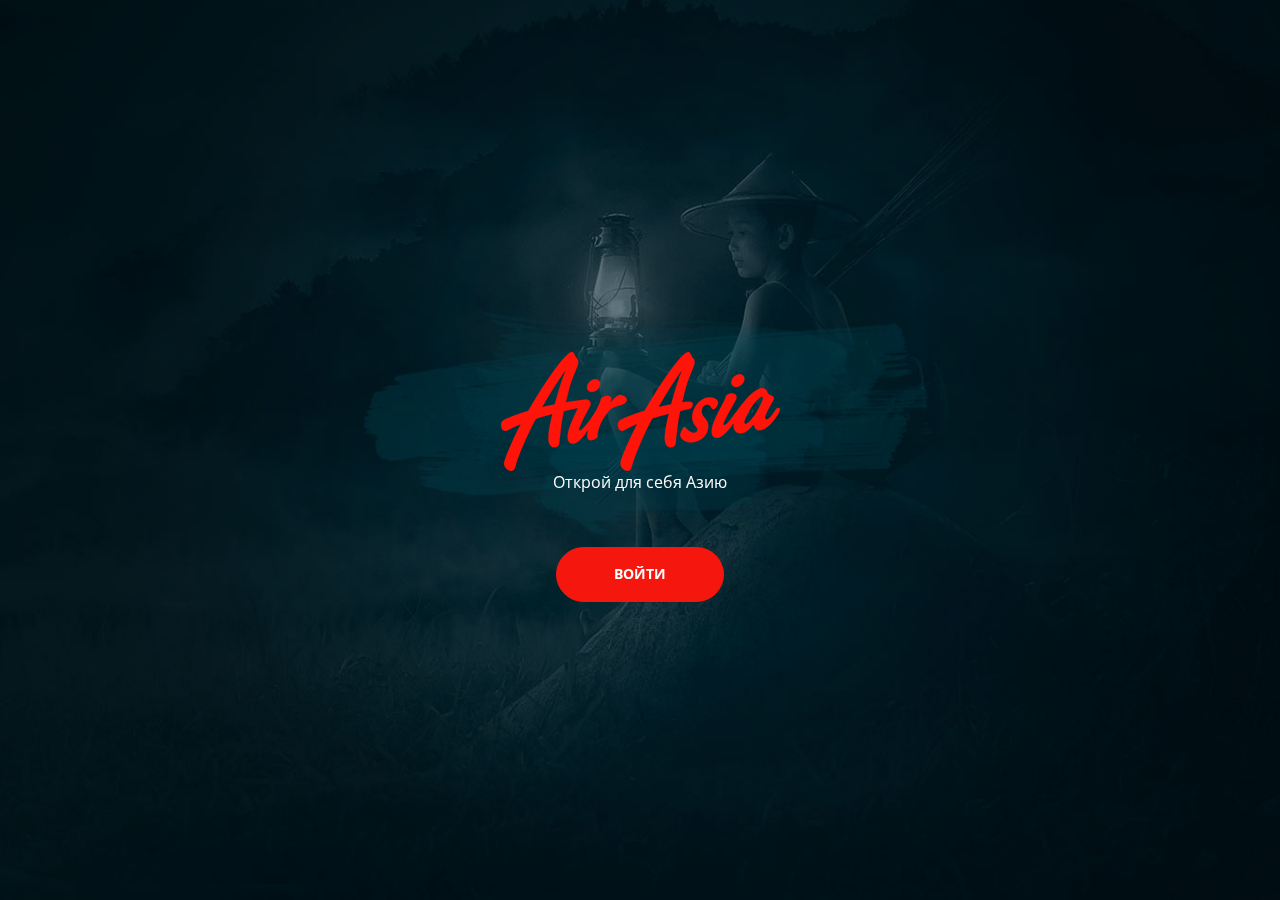
<file: start.html>
<!DOCTYPE html>
<html lang="ru">

<head>
	<meta charset="UTF-8">
	<meta name="viewport" content="width=device-width, initial-scale=1">
	<meta http-equiv="X-UA-Compatible" content="ie=edge">
	<title>Добро пожаловать!</title>
	<link rel="preconnect" href="https://fonts.googleapis.com">
	<link rel="preconnect" href="https://fonts.gstatic.com" crossorigin>
	<link href="https://fonts.googleapis.com/css2?family=Open+Sans:ital,wght@0,300;0,400;0,700;1,400;1,700&display=swap"
		rel="stylesheet">
	<link rel="stylesheet" href="./block/main.css">
</head>

<body>
	<div class="wrapper wrapper__auth">
		<div class="welcome">
			<div class="welcome__content">
				<img src="./Air-asia/start/shades.png" alt="" class="auth__logo">
				<div class="welcome__board">
					<img src="./Air-asia/logo/logo.png" class="logo__png logo__png--start" alt="">
					<div class="page__slogan page__slogan-start">
						Открой для себя Азию
					</div>
				</div>
			</div>
			<div class="enter__start">
				<form action="./index.html">
					<button class="btn btn--red">
						Войти
					</button>
				</form>
			</div>
		</div>
	</div>
</body>

</html>
</file>
<file: block/main.css>
@import url('./addition.css');
@import url('./normalize.css');

@import url('./start.css');
@import url('./header.css');
@import url('./nav__menu.css');
@import url('./contacts.css');
@import url('./dropdown.css');
@import url('./breadcrumbs.css');
@import url('./title.css');
@import url('./heading.css');
@import url('./wrapper__content.css');
@import url('./services.css');
@import url('./partners.css');
@import url('./page.css');
@import url('./fire__block.css');
@import url('./fire-tour.css');
@import url('./stock.css');
@import url('./pagination.css');
@import url('./rectangle.css');
@import url('./reviews_tourist.css');
@import url('./reviews__form.css');
@import url('./desk__info.css');
@import url('./about.css');
@import url('./line.css');
@import url('./footer.css');
@import url('./social.css');
</file>
